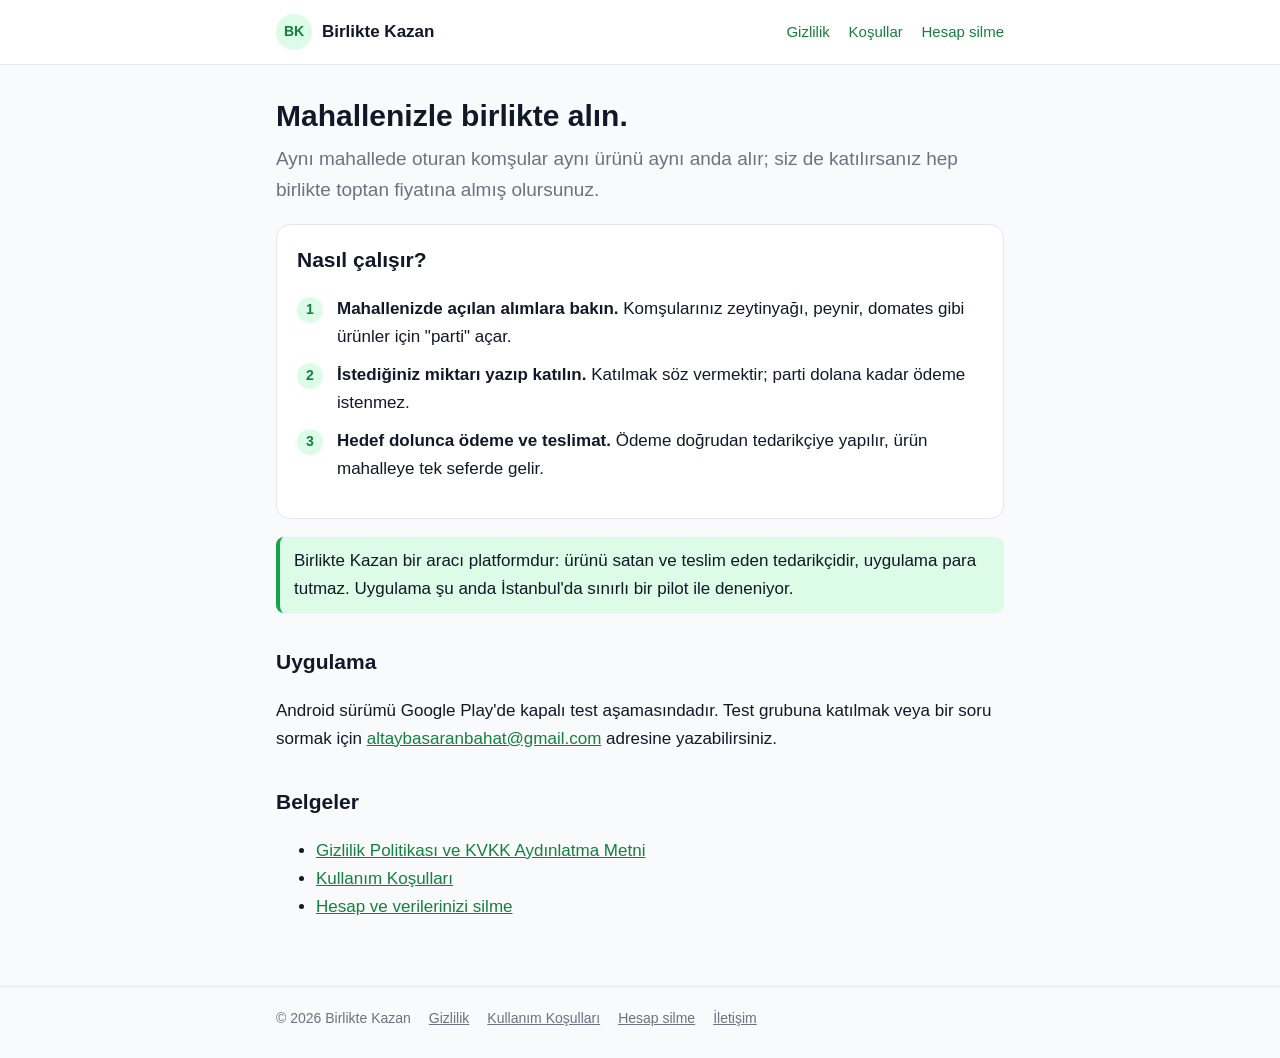
<file: index.html>
<!doctype html>
<html lang="tr">
<head>
  <meta charset="utf-8">
  <meta name="viewport" content="width=device-width, initial-scale=1">
  <title>Birlikte Kazan — Mahallenizle birlikte alın</title>
  <meta name="description" content="Birlikte Kazan, aynı mahalledeki komşuların bir ürünü birlikte, toptan fiyatına aldığı mobil uygulamadır.">
  <link rel="stylesheet" href="style.css">
  <link rel="icon" href="favicon.png">
</head>
<body>
  <header class="site">
    <div class="wrap">
      <a class="brand" href="./"><span class="badge">BK</span> Birlikte Kazan</a>
      <nav>
        <a href="gizlilik.html">Gizlilik</a>
        <a href="kosullar.html">Koşullar</a>
        <a href="hesap-silme.html">Hesap silme</a>
      </nav>
    </div>
  </header>

  <main class="wrap">
    <h1>Mahallenizle birlikte alın.</h1>
    <p class="lead">Aynı mahallede oturan komşular aynı ürünü aynı anda alır; siz de katılırsanız hep birlikte toptan fiyatına almış olursunuz.</p>

    <div class="card">
      <h2 style="margin-top:0">Nasıl çalışır?</h2>
      <ol class="steps">
        <li><strong>Mahallenizde açılan alımlara bakın.</strong> Komşularınız zeytinyağı, peynir, domates gibi ürünler için "parti" açar.</li>
        <li><strong>İstediğiniz miktarı yazıp katılın.</strong> Katılmak söz vermektir; parti dolana kadar ödeme istenmez.</li>
        <li><strong>Hedef dolunca ödeme ve teslimat.</strong> Ödeme doğrudan tedarikçiye yapılır, ürün mahalleye tek seferde gelir.</li>
      </ol>
    </div>

    <div class="note">Birlikte Kazan bir aracı platformdur: ürünü satan ve teslim eden tedarikçidir, uygulama para tutmaz. Uygulama şu anda İstanbul'da sınırlı bir pilot ile deneniyor.</div>

    <h2>Uygulama</h2>
    <p>Android sürümü Google Play'de kapalı test aşamasındadır. Test grubuna katılmak veya bir soru sormak için <a href="mailto:altaybasaranbahat@gmail.com">altaybasaranbahat@gmail.com</a> adresine yazabilirsiniz.</p>

    <h2>Belgeler</h2>
    <ul>
      <li><a href="gizlilik.html">Gizlilik Politikası ve KVKK Aydınlatma Metni</a></li>
      <li><a href="kosullar.html">Kullanım Koşulları</a></li>
      <li><a href="hesap-silme.html">Hesap ve verilerinizi silme</a></li>
    </ul>
  </main>

  <footer class="site">
    <div class="wrap">
      <span>© 2026 Birlikte Kazan</span>
      <a href="gizlilik.html">Gizlilik</a>
      <a href="kosullar.html">Kullanım Koşulları</a>
      <a href="hesap-silme.html">Hesap silme</a>
      <a href="mailto:altaybasaranbahat@gmail.com">İletişim</a>
    </div>
  </footer>
</body>
</html>
</file>
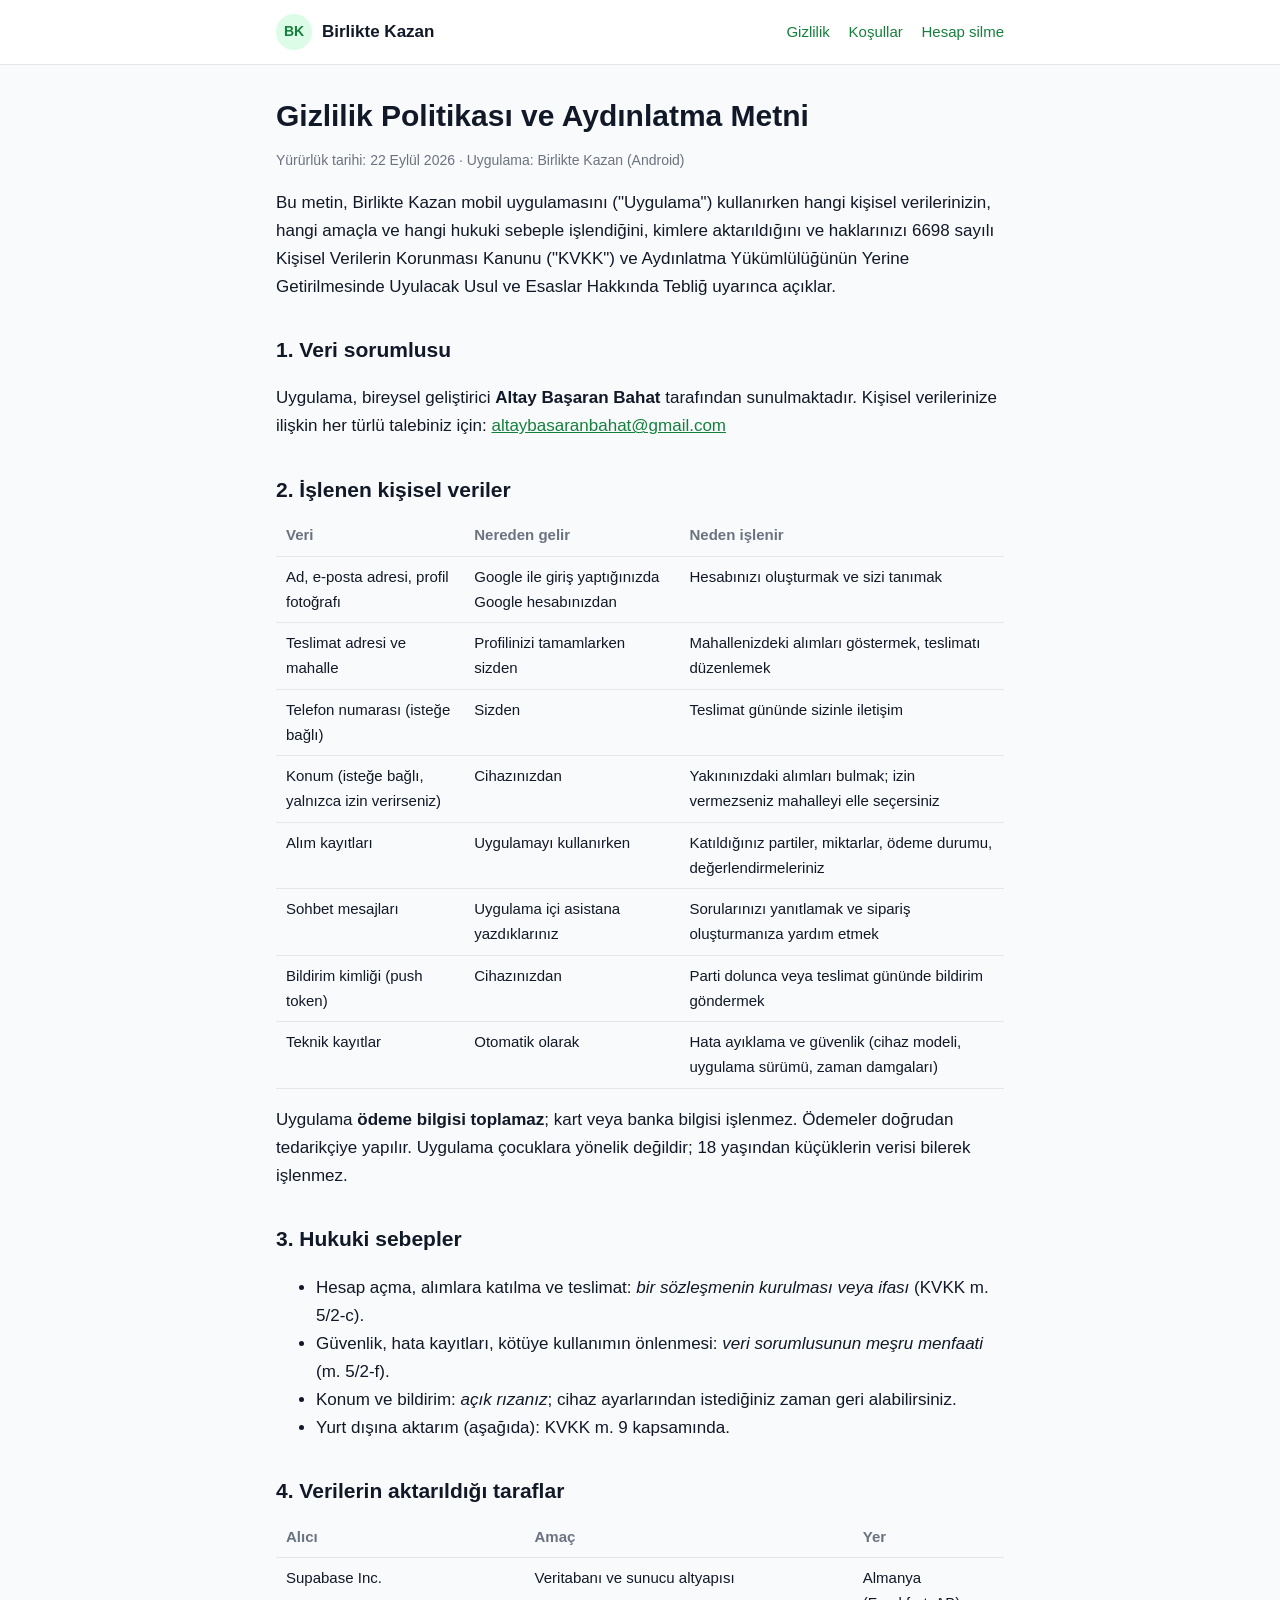
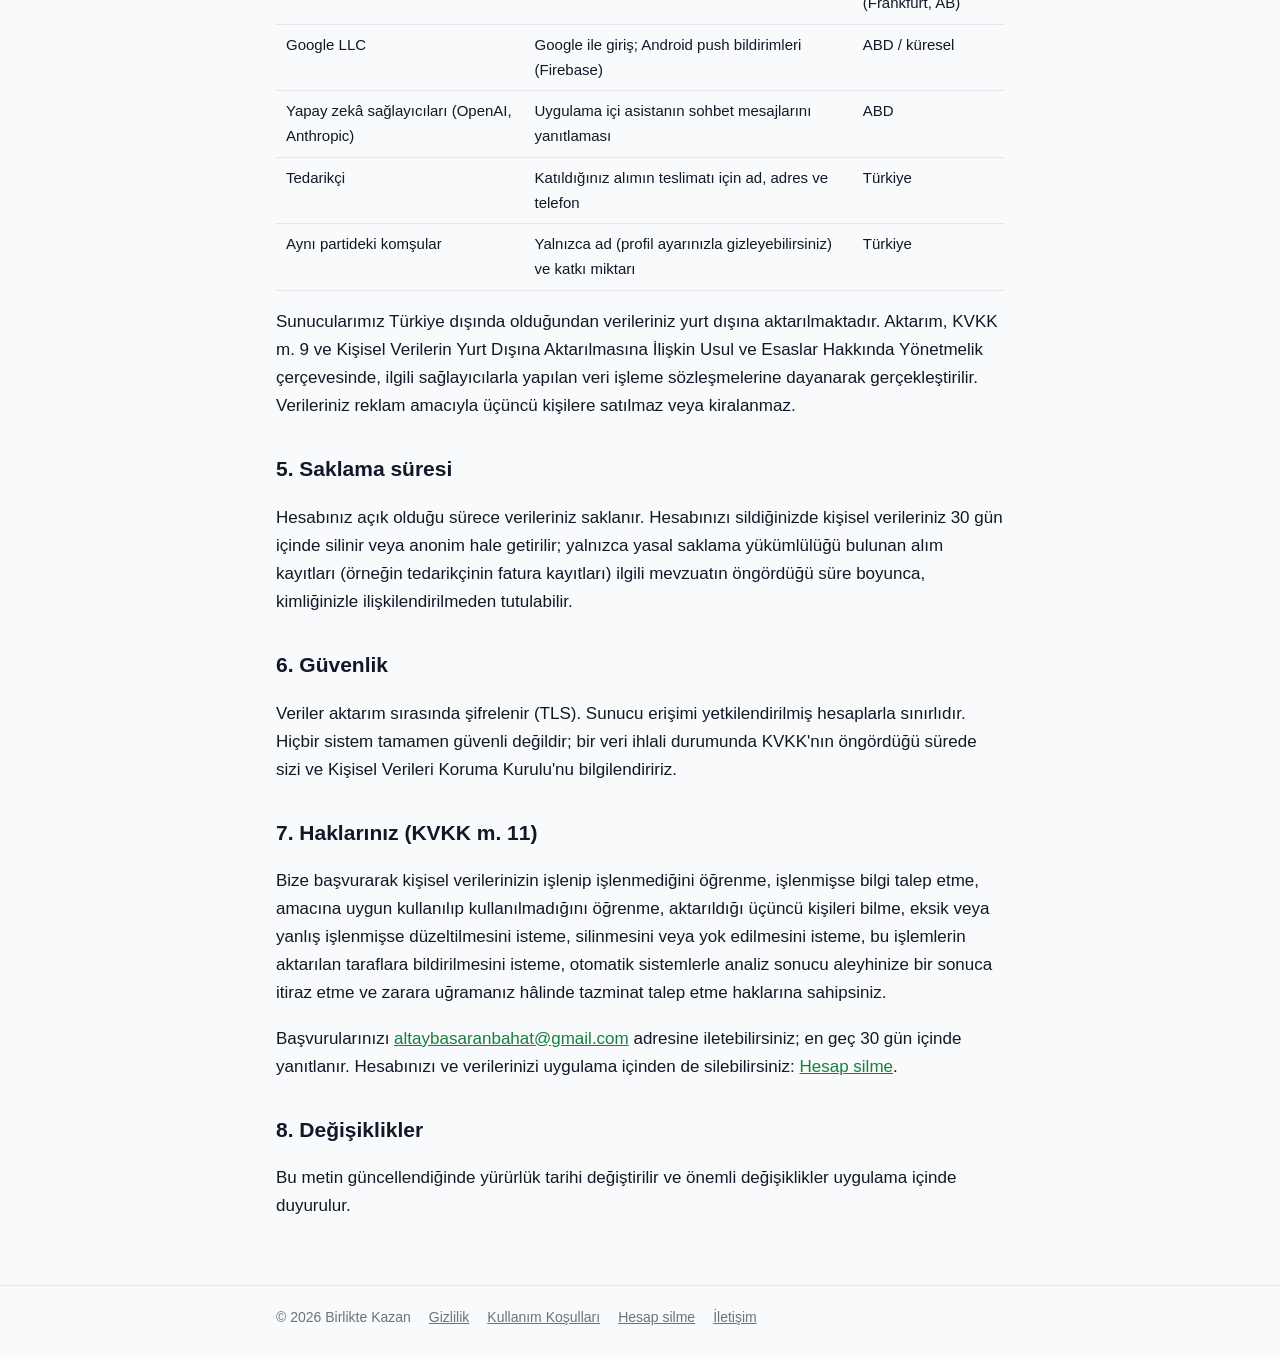
<file: gizlilik.html>
<!doctype html>
<html lang="tr">
<head>
  <meta charset="utf-8">
  <meta name="viewport" content="width=device-width, initial-scale=1">
  <title>Gizlilik Politikası — Birlikte Kazan</title>
  <meta name="description" content="Birlikte Kazan uygulamasının gizlilik politikası ve 6698 sayılı KVKK kapsamında aydınlatma metni.">
  <link rel="stylesheet" href="style.css">
  <link rel="icon" href="favicon.png">
</head>
<body>
  <header class="site">
    <div class="wrap">
      <a class="brand" href="./"><span class="badge">BK</span> Birlikte Kazan</a>
      <nav>
        <a href="gizlilik.html">Gizlilik</a>
        <a href="kosullar.html">Koşullar</a>
        <a href="hesap-silme.html">Hesap silme</a>
      </nav>
    </div>
  </header>

  <main class="wrap">
    <h1>Gizlilik Politikası ve Aydınlatma Metni</h1>
    <p class="meta">Yürürlük tarihi: 22 Eylül 2026 · Uygulama: Birlikte Kazan (Android)</p>

    <p>Bu metin, Birlikte Kazan mobil uygulamasını ("Uygulama") kullanırken hangi kişisel verilerinizin, hangi amaçla ve hangi hukuki sebeple işlendiğini, kimlere aktarıldığını ve haklarınızı 6698 sayılı Kişisel Verilerin Korunması Kanunu ("KVKK") ve Aydınlatma Yükümlülüğünün Yerine Getirilmesinde Uyulacak Usul ve Esaslar Hakkında Tebliğ uyarınca açıklar.</p>

    <h2>1. Veri sorumlusu</h2>
    <p>Uygulama, bireysel geliştirici <strong>Altay Başaran Bahat</strong> tarafından sunulmaktadır. Kişisel verilerinize ilişkin her türlü talebiniz için: <a href="mailto:altaybasaranbahat@gmail.com">altaybasaranbahat@gmail.com</a></p>

    <h2>2. İşlenen kişisel veriler</h2>
    <table>
      <tr><th>Veri</th><th>Nereden gelir</th><th>Neden işlenir</th></tr>
      <tr><td>Ad, e-posta adresi, profil fotoğrafı</td><td>Google ile giriş yaptığınızda Google hesabınızdan</td><td>Hesabınızı oluşturmak ve sizi tanımak</td></tr>
      <tr><td>Teslimat adresi ve mahalle</td><td>Profilinizi tamamlarken sizden</td><td>Mahallenizdeki alımları göstermek, teslimatı düzenlemek</td></tr>
      <tr><td>Telefon numarası (isteğe bağlı)</td><td>Sizden</td><td>Teslimat gününde sizinle iletişim</td></tr>
      <tr><td>Konum (isteğe bağlı, yalnızca izin verirseniz)</td><td>Cihazınızdan</td><td>Yakınınızdaki alımları bulmak; izin vermezseniz mahalleyi elle seçersiniz</td></tr>
      <tr><td>Alım kayıtları</td><td>Uygulamayı kullanırken</td><td>Katıldığınız partiler, miktarlar, ödeme durumu, değerlendirmeleriniz</td></tr>
      <tr><td>Sohbet mesajları</td><td>Uygulama içi asistana yazdıklarınız</td><td>Sorularınızı yanıtlamak ve sipariş oluşturmanıza yardım etmek</td></tr>
      <tr><td>Bildirim kimliği (push token)</td><td>Cihazınızdan</td><td>Parti dolunca veya teslimat gününde bildirim göndermek</td></tr>
      <tr><td>Teknik kayıtlar</td><td>Otomatik olarak</td><td>Hata ayıklama ve güvenlik (cihaz modeli, uygulama sürümü, zaman damgaları)</td></tr>
    </table>
    <p>Uygulama <strong>ödeme bilgisi toplamaz</strong>; kart veya banka bilgisi işlenmez. Ödemeler doğrudan tedarikçiye yapılır. Uygulama çocuklara yönelik değildir; 18 yaşından küçüklerin verisi bilerek işlenmez.</p>

    <h2>3. Hukuki sebepler</h2>
    <ul>
      <li>Hesap açma, alımlara katılma ve teslimat: <em>bir sözleşmenin kurulması veya ifası</em> (KVKK m. 5/2-c).</li>
      <li>Güvenlik, hata kayıtları, kötüye kullanımın önlenmesi: <em>veri sorumlusunun meşru menfaati</em> (m. 5/2-f).</li>
      <li>Konum ve bildirim: <em>açık rızanız</em>; cihaz ayarlarından istediğiniz zaman geri alabilirsiniz.</li>
      <li>Yurt dışına aktarım (aşağıda): KVKK m. 9 kapsamında.</li>
    </ul>

    <h2>4. Verilerin aktarıldığı taraflar</h2>
    <table>
      <tr><th>Alıcı</th><th>Amaç</th><th>Yer</th></tr>
      <tr><td>Supabase Inc.</td><td>Veritabanı ve sunucu altyapısı</td><td>Almanya (Frankfurt, AB)</td></tr>
      <tr><td>Google LLC</td><td>Google ile giriş; Android push bildirimleri (Firebase)</td><td>ABD / küresel</td></tr>
      <tr><td>Yapay zekâ sağlayıcıları (OpenAI, Anthropic)</td><td>Uygulama içi asistanın sohbet mesajlarını yanıtlaması</td><td>ABD</td></tr>
      <tr><td>Tedarikçi</td><td>Katıldığınız alımın teslimatı için ad, adres ve telefon</td><td>Türkiye</td></tr>
      <tr><td>Aynı partideki komşular</td><td>Yalnızca ad (profil ayarınızla gizleyebilirsiniz) ve katkı miktarı</td><td>Türkiye</td></tr>
    </table>
    <p>Sunucularımız Türkiye dışında olduğundan verileriniz yurt dışına aktarılmaktadır. Aktarım, KVKK m. 9 ve Kişisel Verilerin Yurt Dışına Aktarılmasına İlişkin Usul ve Esaslar Hakkında Yönetmelik çerçevesinde, ilgili sağlayıcılarla yapılan veri işleme sözleşmelerine dayanarak gerçekleştirilir. Verileriniz reklam amacıyla üçüncü kişilere satılmaz veya kiralanmaz.</p>

    <h2>5. Saklama süresi</h2>
    <p>Hesabınız açık olduğu sürece verileriniz saklanır. Hesabınızı sildiğinizde kişisel verileriniz 30 gün içinde silinir veya anonim hale getirilir; yalnızca yasal saklama yükümlülüğü bulunan alım kayıtları (örneğin tedarikçinin fatura kayıtları) ilgili mevzuatın öngördüğü süre boyunca, kimliğinizle ilişkilendirilmeden tutulabilir.</p>

    <h2>6. Güvenlik</h2>
    <p>Veriler aktarım sırasında şifrelenir (TLS). Sunucu erişimi yetkilendirilmiş hesaplarla sınırlıdır. Hiçbir sistem tamamen güvenli değildir; bir veri ihlali durumunda KVKK'nın öngördüğü sürede sizi ve Kişisel Verileri Koruma Kurulu'nu bilgilendiririz.</p>

    <h2>7. Haklarınız (KVKK m. 11)</h2>
    <p>Bize başvurarak kişisel verilerinizin işlenip işlenmediğini öğrenme, işlenmişse bilgi talep etme, amacına uygun kullanılıp kullanılmadığını öğrenme, aktarıldığı üçüncü kişileri bilme, eksik veya yanlış işlenmişse düzeltilmesini isteme, silinmesini veya yok edilmesini isteme, bu işlemlerin aktarılan taraflara bildirilmesini isteme, otomatik sistemlerle analiz sonucu aleyhinize bir sonuca itiraz etme ve zarara uğramanız hâlinde tazminat talep etme haklarına sahipsiniz.</p>
    <p>Başvurularınızı <a href="mailto:altaybasaranbahat@gmail.com">altaybasaranbahat@gmail.com</a> adresine iletebilirsiniz; en geç 30 gün içinde yanıtlanır. Hesabınızı ve verilerinizi uygulama içinden de silebilirsiniz: <a href="hesap-silme.html">Hesap silme</a>.</p>

    <h2>8. Değişiklikler</h2>
    <p>Bu metin güncellendiğinde yürürlük tarihi değiştirilir ve önemli değişiklikler uygulama içinde duyurulur.</p>
  </main>

  <footer class="site">
    <div class="wrap">
      <span>© 2026 Birlikte Kazan</span>
      <a href="gizlilik.html">Gizlilik</a>
      <a href="kosullar.html">Kullanım Koşulları</a>
      <a href="hesap-silme.html">Hesap silme</a>
      <a href="mailto:altaybasaranbahat@gmail.com">İletişim</a>
    </div>
  </footer>
</body>
</html>
</file>
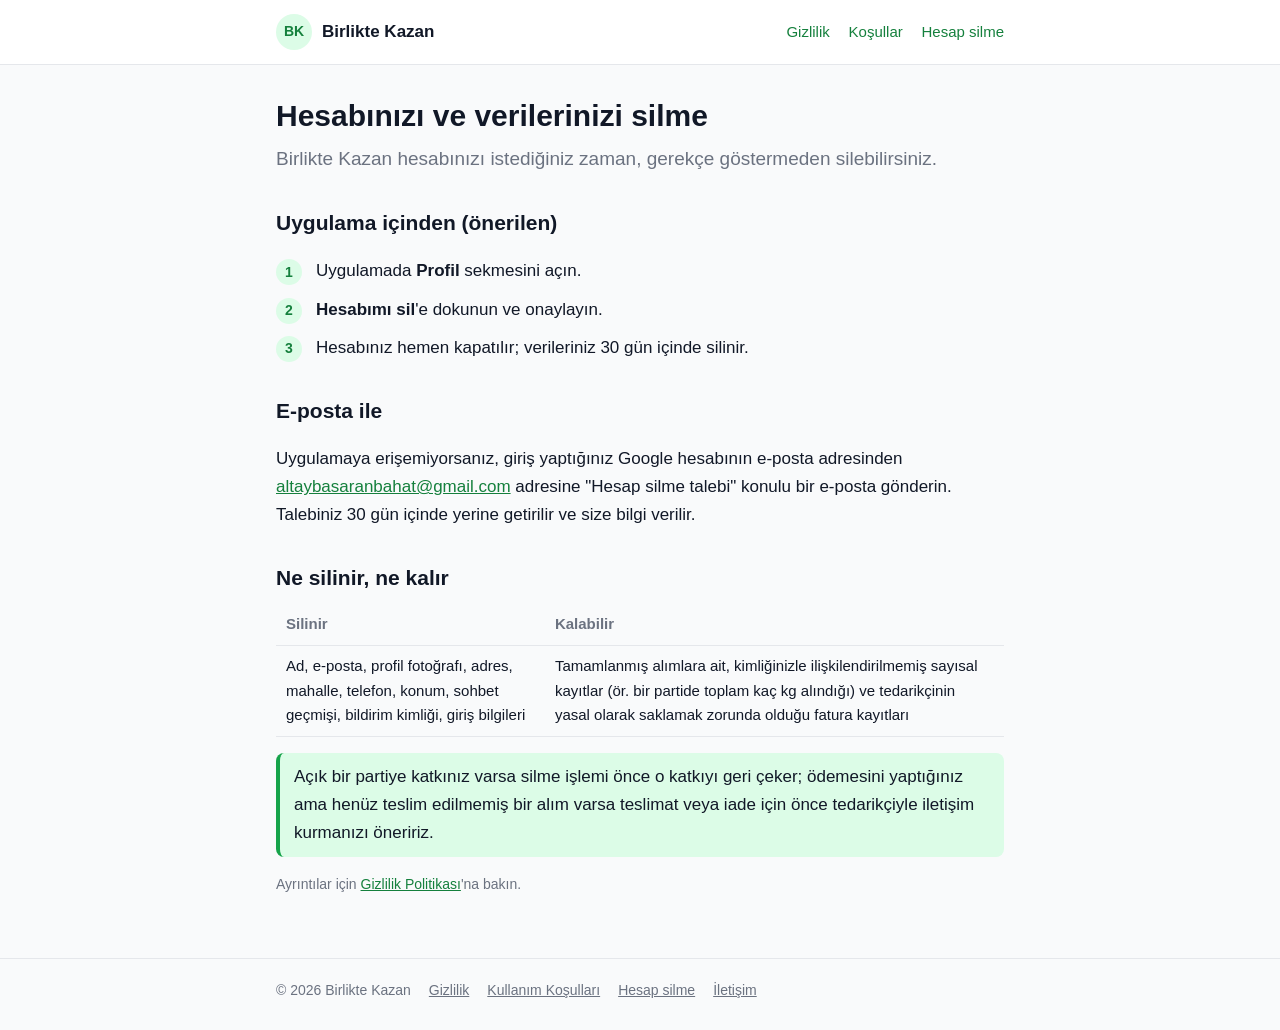
<file: hesap-silme.html>
<!doctype html>
<html lang="tr">
<head>
  <meta charset="utf-8">
  <meta name="viewport" content="width=device-width, initial-scale=1">
  <title>Hesap ve veri silme — Birlikte Kazan</title>
  <meta name="description" content="Birlikte Kazan hesabınızı ve verilerinizi nasıl sildireceğiniz.">
  <link rel="stylesheet" href="style.css">
  <link rel="icon" href="favicon.png">
</head>
<body>
  <header class="site">
    <div class="wrap">
      <a class="brand" href="./"><span class="badge">BK</span> Birlikte Kazan</a>
      <nav>
        <a href="gizlilik.html">Gizlilik</a>
        <a href="kosullar.html">Koşullar</a>
        <a href="hesap-silme.html">Hesap silme</a>
      </nav>
    </div>
  </header>

  <main class="wrap">
    <h1>Hesabınızı ve verilerinizi silme</h1>
    <p class="lead">Birlikte Kazan hesabınızı istediğiniz zaman, gerekçe göstermeden silebilirsiniz.</p>

    <h2>Uygulama içinden (önerilen)</h2>
    <ol class="steps">
      <li>Uygulamada <strong>Profil</strong> sekmesini açın.</li>
      <li><strong>Hesabımı sil</strong>'e dokunun ve onaylayın.</li>
      <li>Hesabınız hemen kapatılır; verileriniz 30 gün içinde silinir.</li>
    </ol>

    <h2>E-posta ile</h2>
    <p>Uygulamaya erişemiyorsanız, giriş yaptığınız Google hesabının e-posta adresinden <a href="mailto:altaybasaranbahat@gmail.com?subject=Hesap%20silme%20talebi">altaybasaranbahat@gmail.com</a> adresine "Hesap silme talebi" konulu bir e-posta gönderin. Talebiniz 30 gün içinde yerine getirilir ve size bilgi verilir.</p>

    <h2>Ne silinir, ne kalır</h2>
    <table>
      <tr><th>Silinir</th><th>Kalabilir</th></tr>
      <tr>
        <td>Ad, e-posta, profil fotoğrafı, adres, mahalle, telefon, konum, sohbet geçmişi, bildirim kimliği, giriş bilgileri</td>
        <td>Tamamlanmış alımlara ait, kimliğinizle ilişkilendirilmemiş sayısal kayıtlar (ör. bir partide toplam kaç kg alındığı) ve tedarikçinin yasal olarak saklamak zorunda olduğu fatura kayıtları</td>
      </tr>
    </table>

    <div class="note">Açık bir partiye katkınız varsa silme işlemi önce o katkıyı geri çeker; ödemesini yaptığınız ama henüz teslim edilmemiş bir alım varsa teslimat veya iade için önce tedarikçiyle iletişim kurmanızı öneririz.</div>

    <p class="meta">Ayrıntılar için <a href="gizlilik.html">Gizlilik Politikası</a>'na bakın.</p>
  </main>

  <footer class="site">
    <div class="wrap">
      <span>© 2026 Birlikte Kazan</span>
      <a href="gizlilik.html">Gizlilik</a>
      <a href="kosullar.html">Kullanım Koşulları</a>
      <a href="hesap-silme.html">Hesap silme</a>
      <a href="mailto:altaybasaranbahat@gmail.com">İletişim</a>
    </div>
  </footer>
</body>
</html>
</file>
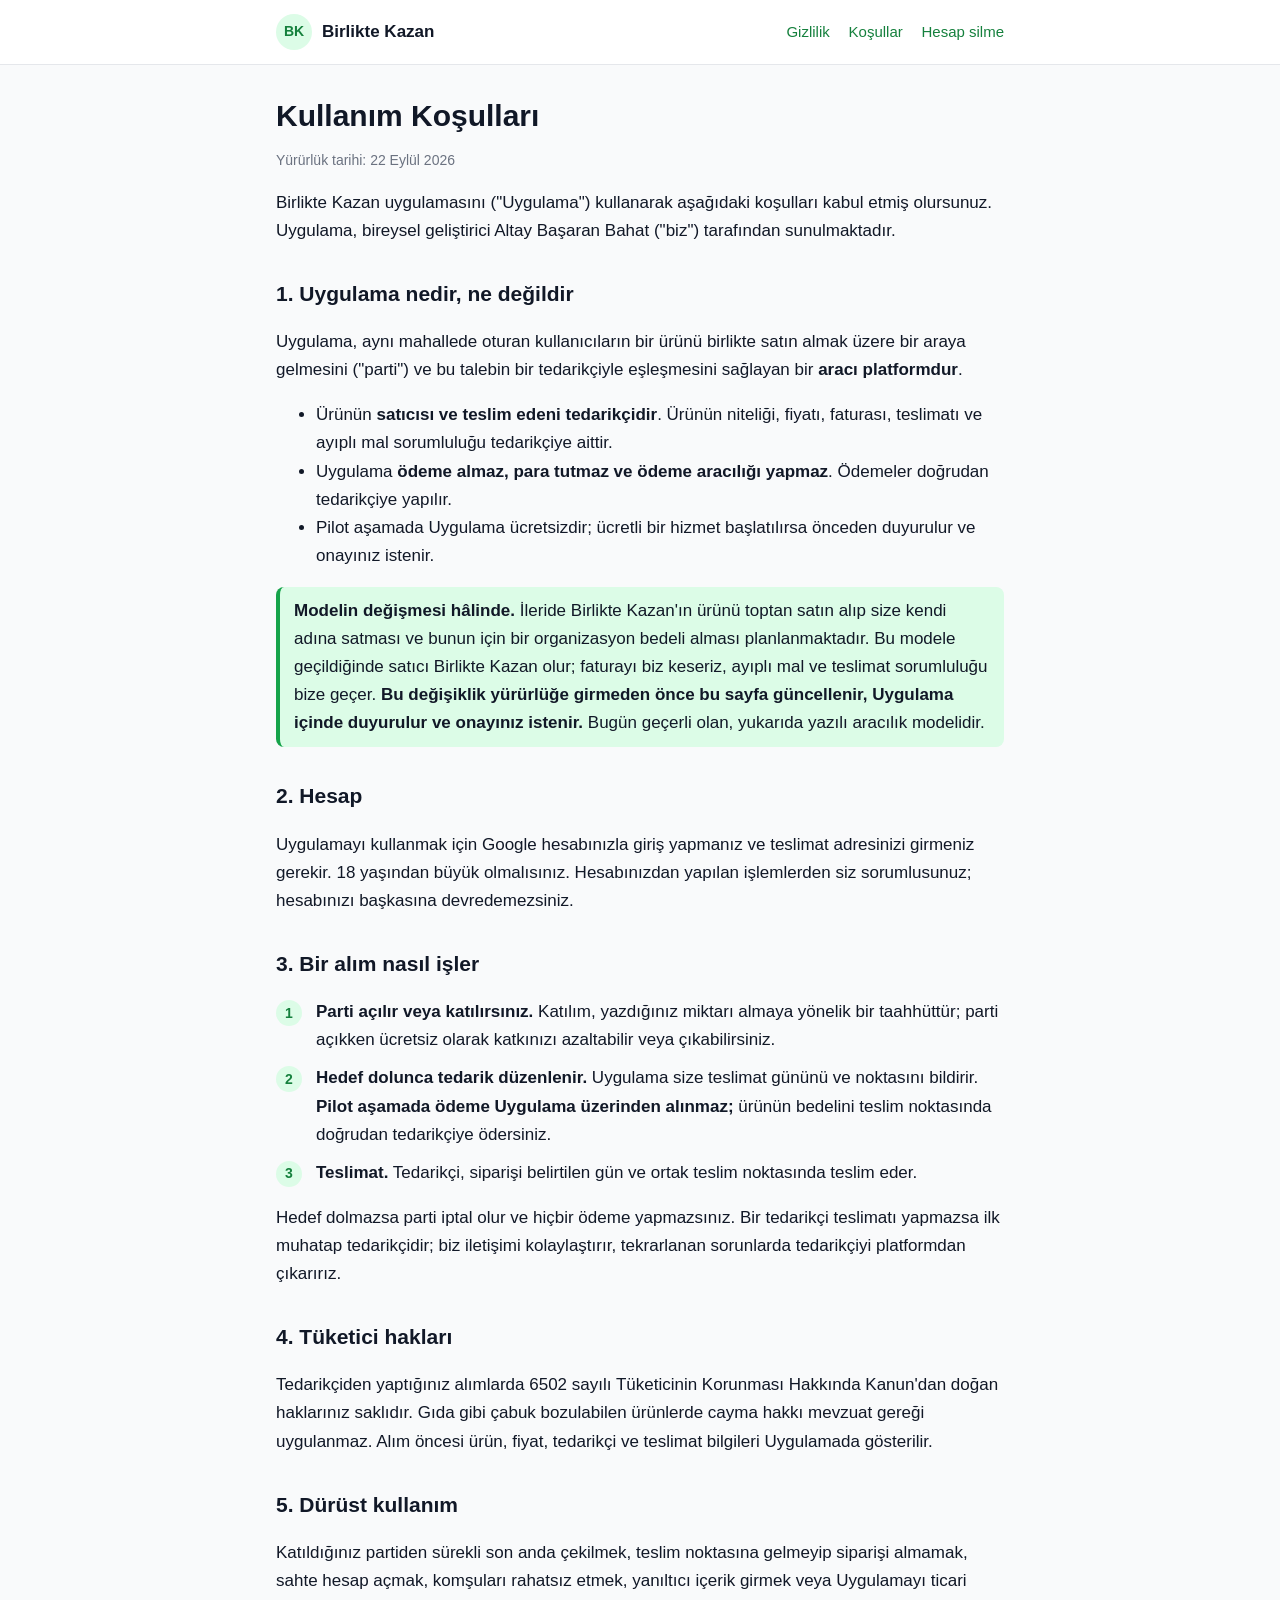
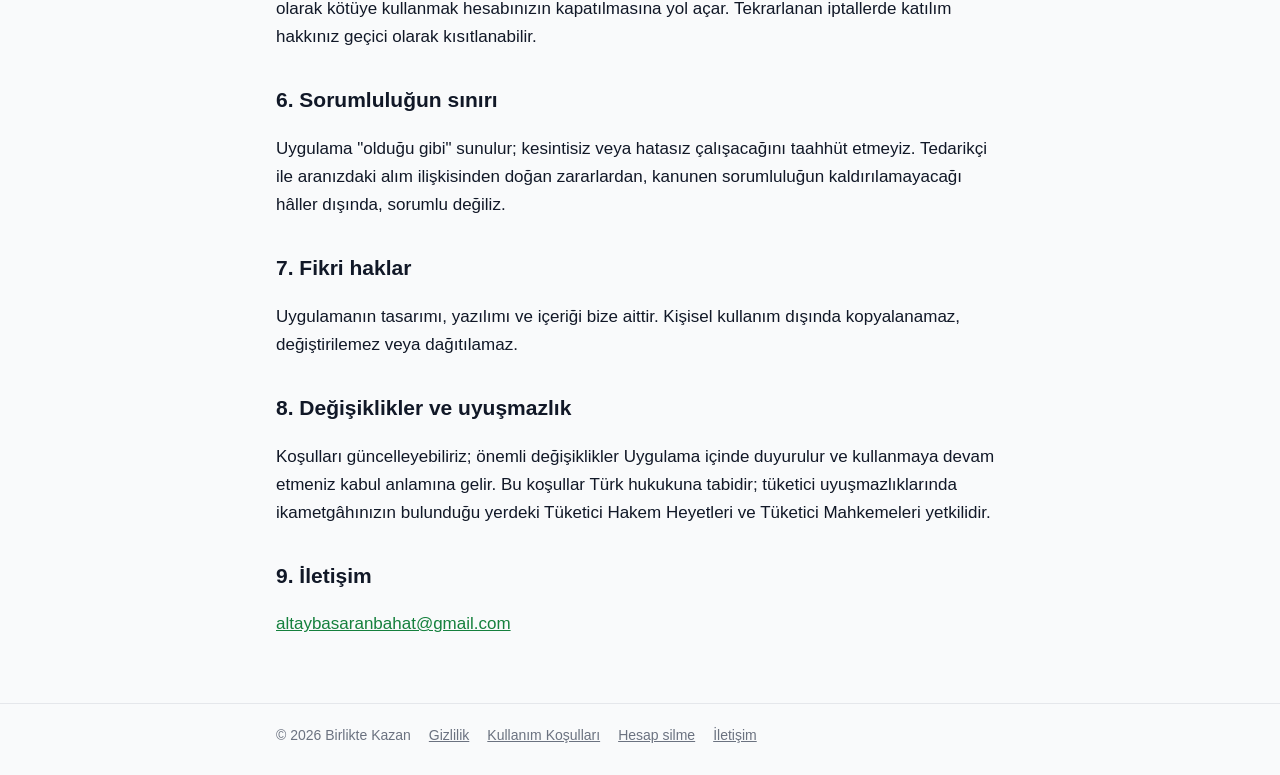
<file: kosullar.html>
<!doctype html>
<html lang="tr">
<head>
  <meta charset="utf-8">
  <meta name="viewport" content="width=device-width, initial-scale=1">
  <title>Kullanım Koşulları — Birlikte Kazan</title>
  <meta name="description" content="Birlikte Kazan uygulamasının kullanım koşulları.">
  <link rel="stylesheet" href="style.css">
  <link rel="icon" href="favicon.png">
</head>
<body>
  <header class="site">
    <div class="wrap">
      <a class="brand" href="./"><span class="badge">BK</span> Birlikte Kazan</a>
      <nav>
        <a href="gizlilik.html">Gizlilik</a>
        <a href="kosullar.html">Koşullar</a>
        <a href="hesap-silme.html">Hesap silme</a>
      </nav>
    </div>
  </header>

  <main class="wrap">
    <h1>Kullanım Koşulları</h1>
    <p class="meta">Yürürlük tarihi: 22 Eylül 2026</p>

    <p>Birlikte Kazan uygulamasını ("Uygulama") kullanarak aşağıdaki koşulları kabul etmiş olursunuz. Uygulama, bireysel geliştirici Altay Başaran Bahat ("biz") tarafından sunulmaktadır.</p>

    <h2>1. Uygulama nedir, ne değildir</h2>
    <p>Uygulama, aynı mahallede oturan kullanıcıların bir ürünü birlikte satın almak üzere bir araya gelmesini ("parti") ve bu talebin bir tedarikçiyle eşleşmesini sağlayan bir <strong>aracı platformdur</strong>.</p>
    <ul>
      <li>Ürünün <strong>satıcısı ve teslim edeni tedarikçidir</strong>. Ürünün niteliği, fiyatı, faturası, teslimatı ve ayıplı mal sorumluluğu tedarikçiye aittir.</li>
      <li>Uygulama <strong>ödeme almaz, para tutmaz ve ödeme aracılığı yapmaz</strong>. Ödemeler doğrudan tedarikçiye yapılır.</li>
      <li>Pilot aşamada Uygulama ücretsizdir; ücretli bir hizmet başlatılırsa önceden duyurulur ve onayınız istenir.</li>
    </ul>

    <div class="note">
      <strong>Modelin değişmesi hâlinde.</strong> İleride Birlikte Kazan'ın ürünü toptan
      satın alıp size kendi adına satması ve bunun için bir organizasyon bedeli alması
      planlanmaktadır. Bu modele geçildiğinde satıcı Birlikte Kazan olur; faturayı biz
      keseriz, ayıplı mal ve teslimat sorumluluğu bize geçer. <strong>Bu değişiklik
      yürürlüğe girmeden önce bu sayfa güncellenir, Uygulama içinde duyurulur ve
      onayınız istenir.</strong> Bugün geçerli olan, yukarıda yazılı aracılık modelidir.
    </div>

    <h2>2. Hesap</h2>
    <p>Uygulamayı kullanmak için Google hesabınızla giriş yapmanız ve teslimat adresinizi girmeniz gerekir. 18 yaşından büyük olmalısınız. Hesabınızdan yapılan işlemlerden siz sorumlusunuz; hesabınızı başkasına devredemezsiniz.</p>

    <h2>3. Bir alım nasıl işler</h2>
    <ol class="steps">
      <li><strong>Parti açılır veya katılırsınız.</strong> Katılım, yazdığınız miktarı almaya yönelik bir taahhüttür; parti açıkken ücretsiz olarak katkınızı azaltabilir veya çıkabilirsiniz.</li>
      <li><strong>Hedef dolunca tedarik düzenlenir.</strong> Uygulama size teslimat gününü ve noktasını bildirir. <strong>Pilot aşamada ödeme Uygulama üzerinden alınmaz;</strong> ürünün bedelini teslim noktasında doğrudan tedarikçiye ödersiniz.</li>
      <li><strong>Teslimat.</strong> Tedarikçi, siparişi belirtilen gün ve ortak teslim noktasında teslim eder.</li>
    </ol>
    <p>Hedef dolmazsa parti iptal olur ve hiçbir ödeme yapmazsınız. Bir tedarikçi teslimatı yapmazsa ilk muhatap tedarikçidir; biz iletişimi kolaylaştırır, tekrarlanan sorunlarda tedarikçiyi platformdan çıkarırız.</p>

    <h2>4. Tüketici hakları</h2>
    <p>Tedarikçiden yaptığınız alımlarda 6502 sayılı Tüketicinin Korunması Hakkında Kanun'dan doğan haklarınız saklıdır. Gıda gibi çabuk bozulabilen ürünlerde cayma hakkı mevzuat gereği uygulanmaz. Alım öncesi ürün, fiyat, tedarikçi ve teslimat bilgileri Uygulamada gösterilir.</p>

    <h2>5. Dürüst kullanım</h2>
    <p>Katıldığınız partiden sürekli son anda çekilmek, teslim noktasına gelmeyip siparişi almamak, sahte hesap açmak, komşuları rahatsız etmek, yanıltıcı içerik girmek veya Uygulamayı ticari olarak kötüye kullanmak hesabınızın kapatılmasına yol açar. Tekrarlanan iptallerde katılım hakkınız geçici olarak kısıtlanabilir.</p>

    <h2>6. Sorumluluğun sınırı</h2>
    <p>Uygulama "olduğu gibi" sunulur; kesintisiz veya hatasız çalışacağını taahhüt etmeyiz. Tedarikçi ile aranızdaki alım ilişkisinden doğan zararlardan, kanunen sorumluluğun kaldırılamayacağı hâller dışında, sorumlu değiliz.</p>

    <h2>7. Fikri haklar</h2>
    <p>Uygulamanın tasarımı, yazılımı ve içeriği bize aittir. Kişisel kullanım dışında kopyalanamaz, değiştirilemez veya dağıtılamaz.</p>

    <h2>8. Değişiklikler ve uyuşmazlık</h2>
    <p>Koşulları güncelleyebiliriz; önemli değişiklikler Uygulama içinde duyurulur ve kullanmaya devam etmeniz kabul anlamına gelir. Bu koşullar Türk hukukuna tabidir; tüketici uyuşmazlıklarında ikametgâhınızın bulunduğu yerdeki Tüketici Hakem Heyetleri ve Tüketici Mahkemeleri yetkilidir.</p>

    <h2>9. İletişim</h2>
    <p><a href="mailto:altaybasaranbahat@gmail.com">altaybasaranbahat@gmail.com</a></p>
  </main>

  <footer class="site">
    <div class="wrap">
      <span>© 2026 Birlikte Kazan</span>
      <a href="gizlilik.html">Gizlilik</a>
      <a href="kosullar.html">Kullanım Koşulları</a>
      <a href="hesap-silme.html">Hesap silme</a>
      <a href="mailto:altaybasaranbahat@gmail.com">İletişim</a>
    </div>
  </footer>
</body>
</html>
</file>
<file: style.css>
:root {
  --bg: #f9fafb;
  --card: #ffffff;
  --ink: #111827;
  --muted: #6b7280;
  --rule: #e5e7eb;
  --green: #16a34a;
  --green-dark: #15803d;
  --green-soft: #dcfce7;
}
@media (prefers-color-scheme: dark) {
  :root {
    --bg: #0f172a;
    --card: #111c33;
    --ink: #f1f5f9;
    --muted: #94a3b8;
    --rule: #1f2a44;
    --green: #22c55e;
    --green-dark: #4ade80;
    --green-soft: #14532d;
  }
}
* { box-sizing: border-box; }
html { -webkit-text-size-adjust: 100%; }
body {
  margin: 0;
  background: var(--bg);
  color: var(--ink);
  font: 17px/1.65 -apple-system, BlinkMacSystemFont, "Segoe UI", Roboto, "Helvetica Neue", Arial, sans-serif;
}
a { color: var(--green-dark); }
header.site {
  border-bottom: 1px solid var(--rule);
  background: var(--card);
}
header.site .wrap {
  display: flex;
  align-items: center;
  justify-content: space-between;
  gap: 16px;
  padding: 14px 16px;
}
.brand {
  display: flex;
  align-items: center;
  gap: 10px;
  text-decoration: none;
  color: var(--ink);
  font-weight: 700;
}
.brand .badge {
  width: 36px;
  height: 36px;
  border-radius: 50%;
  background: var(--green-soft);
  color: var(--green-dark);
  display: grid;
  place-items: center;
  font-size: 14px;
  font-weight: 800;
}
nav a {
  margin-left: 14px;
  font-size: 15px;
  text-decoration: none;
}
nav a:hover { text-decoration: underline; }
.wrap { max-width: 760px; margin: 0 auto; padding: 0 16px; }
main.wrap { padding: 32px 16px 48px; }
h1 { font-size: 30px; line-height: 1.25; margin: 0 0 8px; }
h2 { font-size: 21px; margin: 32px 0 8px; }
h3 { font-size: 17px; margin: 22px 0 6px; }
p, li { color: var(--ink); }
.lead { font-size: 19px; color: var(--muted); margin-top: 0; }
.meta { color: var(--muted); font-size: 14px; }
.card {
  background: var(--card);
  border: 1px solid var(--rule);
  border-radius: 14px;
  padding: 18px 20px;
  margin: 18px 0;
}
.steps { counter-reset: s; padding-left: 0; list-style: none; }
.steps li { counter-increment: s; padding-left: 40px; position: relative; margin: 10px 0; }
.steps li::before {
  content: counter(s);
  position: absolute; left: 0; top: 2px;
  width: 26px; height: 26px; border-radius: 50%;
  background: var(--green-soft); color: var(--green-dark);
  display: grid; place-items: center; font-weight: 700; font-size: 14px;
}
.note {
  border-left: 4px solid var(--green);
  background: var(--green-soft);
  color: var(--ink);
  padding: 10px 14px;
  border-radius: 8px;
  margin: 16px 0;
}
table { border-collapse: collapse; width: 100%; font-size: 15px; }
th, td { text-align: left; vertical-align: top; padding: 8px 10px; border-bottom: 1px solid var(--rule); }
th { color: var(--muted); font-weight: 600; }
footer.site {
  border-top: 1px solid var(--rule);
  color: var(--muted);
  font-size: 14px;
}
footer.site .wrap { padding: 20px 16px 28px; display: flex; flex-wrap: wrap; gap: 8px 18px; }
footer.site a { color: var(--muted); }
@media (max-width: 520px) {
  body { font-size: 16px; }
  h1 { font-size: 26px; }
  nav a { margin-left: 10px; font-size: 14px; }
}
</file>
